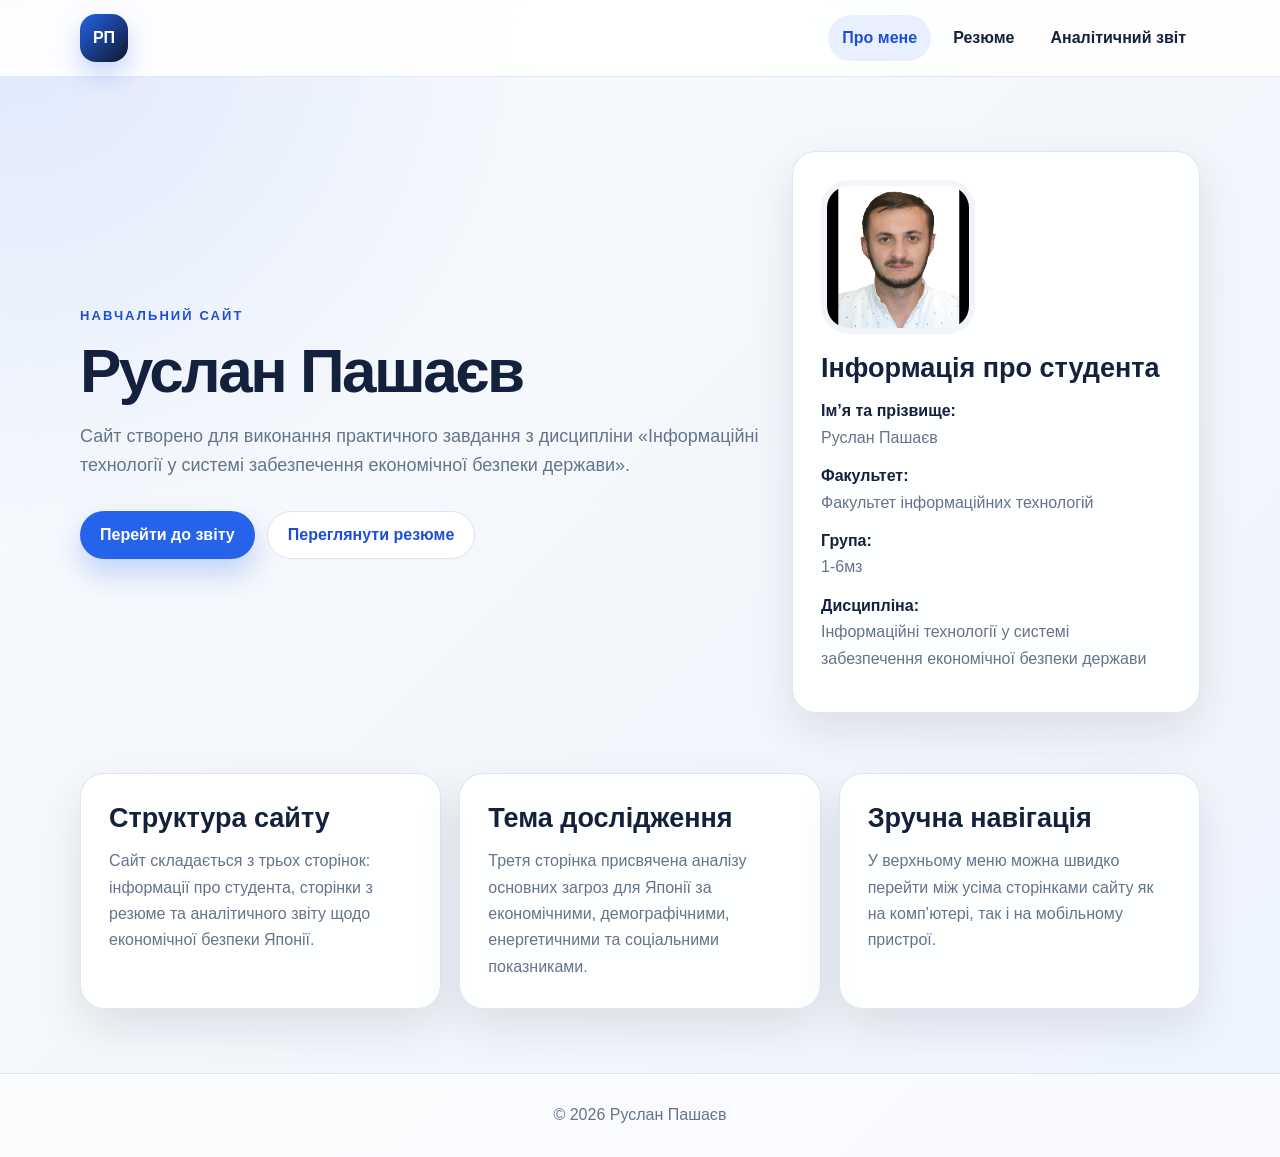
<file: index.html>
<!DOCTYPE html>
<html lang="uk">
<head>
  <meta charset="UTF-8">
  <meta name="viewport" content="width=device-width, initial-scale=1.0">
  <title>Руслан Пашаєв | Головна</title>
  <link rel="stylesheet" href="style.css">
</head>
<body>
  <header class="site-header">
    <div class="container header-inner">
      <a class="logo" href="index.html">РП</a>
      <nav class="nav" aria-label="Головна навігація">
        <a class="active" href="index.html">Про мене</a>
        <a href="resume.html">Резюме</a>
        <a href="report.html">Аналітичний звіт</a>
      </nav>
    </div>
  </header>

  <main>
    <section class="hero">
      <div class="container hero-grid">
        <div class="hero-text">
          <p class="eyebrow">Навчальний сайт</p>
          <h1>Руслан Пашаєв</h1>
          <p class="lead">Сайт створено для виконання практичного завдання з дисципліни «Інформаційні технології у системі забезпечення економічної безпеки держави».</p>
          <div class="hero-actions">
            <a class="primary-link" href="report.html">Перейти до звіту</a>
            <a class="secondary-link" href="resume.html">Переглянути резюме</a>
          </div>
        </div>
        <div class="profile-card">
          <img src="assets/profile.png" alt="Фото Руслана Пашаєва" class="profile-photo">
          <h2>Інформація про студента</h2>
          <div class="info-list">
            <p><span>Ім’я та прізвище:</span> Руслан Пашаєв</p>
            <p><span>Факультет:</span> Факультет інформаційних технологій</p>
            <p><span>Група:</span> 1-6мз</p>
            <p><span>Дисципліна:</span> Інформаційні технології у системі забезпечення економічної безпеки держави</p>
          </div>
        </div>
      </div>
    </section>

    <section class="container section-grid">
      <article class="card">
        <h2>Структура сайту</h2>
        <p>Сайт складається з трьох сторінок: інформації про студента, сторінки з резюме та аналітичного звіту щодо економічної безпеки Японії.</p>
      </article>
      <article class="card">
        <h2>Тема дослідження</h2>
        <p>Третя сторінка присвячена аналізу основних загроз для Японії за економічними, демографічними, енергетичними та соціальними показниками.</p>
      </article>
      <article class="card">
        <h2>Зручна навігація</h2>
        <p>У верхньому меню можна швидко перейти між усіма сторінками сайту як на комп’ютері, так і на мобільному пристрої.</p>
      </article>
    </section>
  </main>

  <footer class="footer">
    <div class="container">© 2026 Руслан Пашаєв</div>
  </footer>
</body>
</html>
</file>
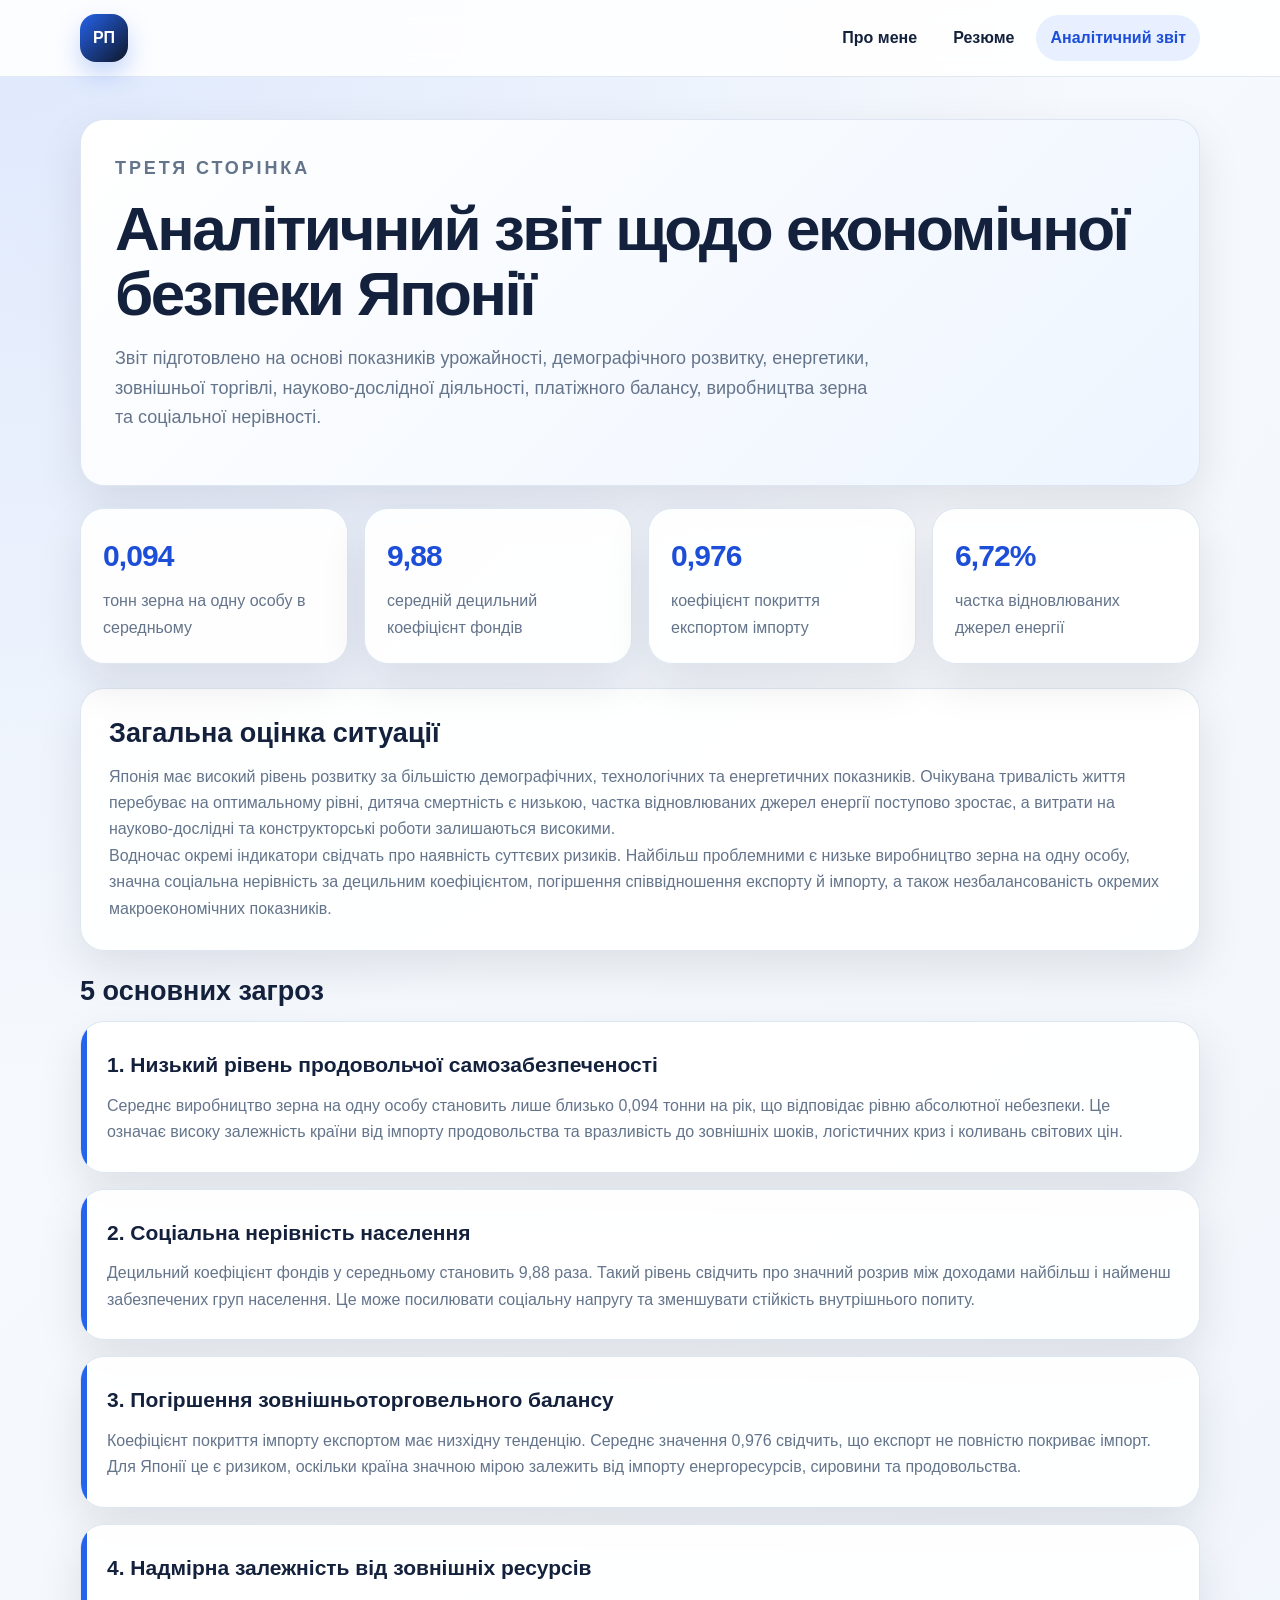
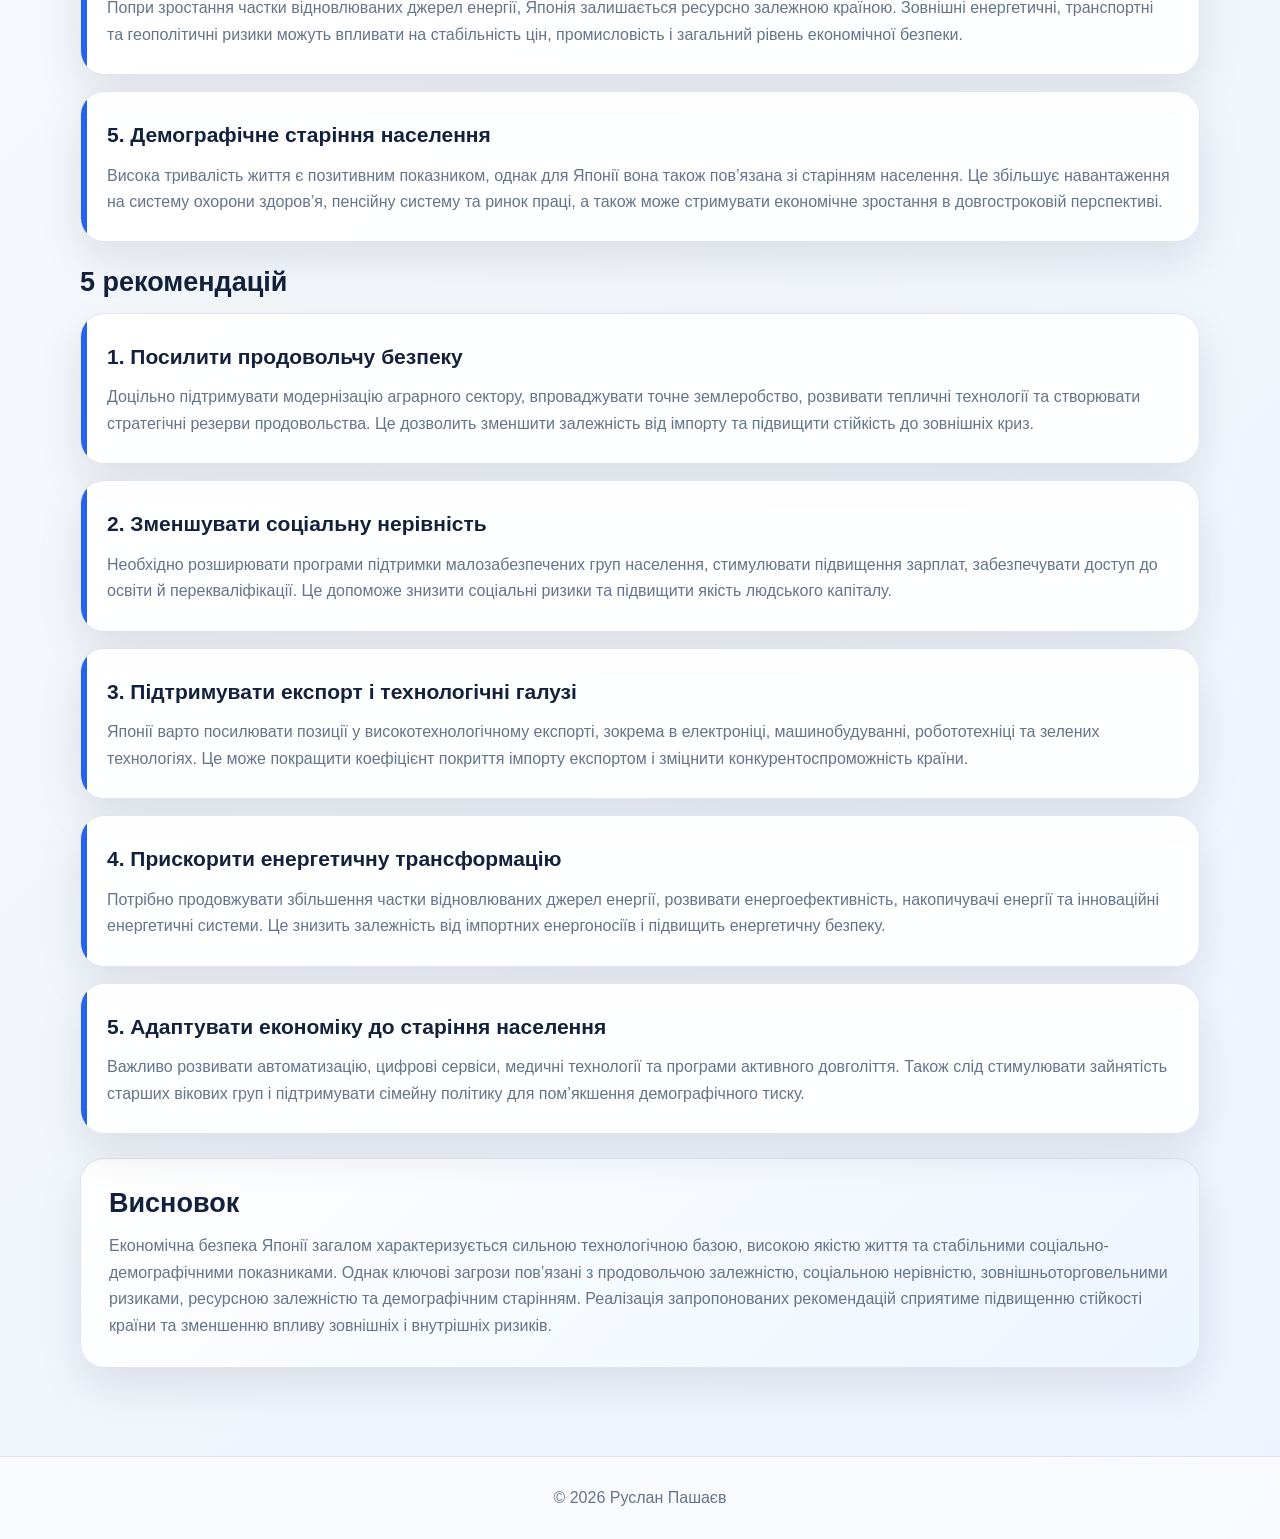
<file: report.html>
<!DOCTYPE html>
<html lang="uk">
<head>
  <meta charset="UTF-8">
  <meta name="viewport" content="width=device-width, initial-scale=1.0">
  <title>Руслан Пашаєв | Аналітичний звіт</title>
  <link rel="stylesheet" href="style.css">
</head>
<body>
  <header class="site-header">
    <div class="container header-inner">
      <a class="logo" href="index.html">РП</a>
      <nav class="nav" aria-label="Головна навігація">
        <a href="index.html">Про мене</a>
        <a href="resume.html">Резюме</a>
        <a class="active" href="report.html">Аналітичний звіт</a>
      </nav>
    </div>
  </header>

  <main class="container page">
    <section class="report-hero">
      <p class="eyebrow">Третя сторінка</p>
      <h1>Аналітичний звіт щодо економічної безпеки Японії</h1>
      <p>Звіт підготовлено на основі показників урожайності, демографічного розвитку, енергетики, зовнішньої торгівлі, науково-дослідної діяльності, платіжного балансу, виробництва зерна та соціальної нерівності.</p>
    </section>

    <section class="summary-grid">
      <article class="stat-card"><span>0,094</span><p>тонн зерна на одну особу в середньому</p></article>
      <article class="stat-card"><span>9,88</span><p>середній децильний коефіцієнт фондів</p></article>
      <article class="stat-card"><span>0,976</span><p>коефіцієнт покриття експортом імпорту</p></article>
      <article class="stat-card"><span>6,72%</span><p>частка відновлюваних джерел енергії</p></article>
    </section>

    <section class="card report-section">
      <h2>Загальна оцінка ситуації</h2>
      <p>Японія має високий рівень розвитку за більшістю демографічних, технологічних та енергетичних показників. Очікувана тривалість життя перебуває на оптимальному рівні, дитяча смертність є низькою, частка відновлюваних джерел енергії поступово зростає, а витрати на науково-дослідні та конструкторські роботи залишаються високими.</p>
      <p>Водночас окремі індикатори свідчать про наявність суттєвих ризиків. Найбільш проблемними є низьке виробництво зерна на одну особу, значна соціальна нерівність за децильним коефіцієнтом, погіршення співвідношення експорту й імпорту, а також незбалансованість окремих макроекономічних показників.</p>
    </section>

    <section class="report-section">
      <h2>5 основних загроз</h2>
      <div class="threat-list">
        <article class="threat-card">
          <h3>1. Низький рівень продовольчої самозабезпеченості</h3>
          <p>Середнє виробництво зерна на одну особу становить лише близько 0,094 тонни на рік, що відповідає рівню абсолютної небезпеки. Це означає високу залежність країни від імпорту продовольства та вразливість до зовнішніх шоків, логістичних криз і коливань світових цін.</p>
        </article>
        <article class="threat-card">
          <h3>2. Соціальна нерівність населення</h3>
          <p>Децильний коефіцієнт фондів у середньому становить 9,88 раза. Такий рівень свідчить про значний розрив між доходами найбільш і найменш забезпечених груп населення. Це може посилювати соціальну напругу та зменшувати стійкість внутрішнього попиту.</p>
        </article>
        <article class="threat-card">
          <h3>3. Погіршення зовнішньоторговельного балансу</h3>
          <p>Коефіцієнт покриття імпорту експортом має низхідну тенденцію. Середнє значення 0,976 свідчить, що експорт не повністю покриває імпорт. Для Японії це є ризиком, оскільки країна значною мірою залежить від імпорту енергоресурсів, сировини та продовольства.</p>
        </article>
        <article class="threat-card">
          <h3>4. Надмірна залежність від зовнішніх ресурсів</h3>
          <p>Попри зростання частки відновлюваних джерел енергії, Японія залишається ресурсно залежною країною. Зовнішні енергетичні, транспортні та геополітичні ризики можуть впливати на стабільність цін, промисловість і загальний рівень економічної безпеки.</p>
        </article>
        <article class="threat-card">
          <h3>5. Демографічне старіння населення</h3>
          <p>Висока тривалість життя є позитивним показником, однак для Японії вона також пов’язана зі старінням населення. Це збільшує навантаження на систему охорони здоров’я, пенсійну систему та ринок праці, а також може стримувати економічне зростання в довгостроковій перспективі.</p>
        </article>
      </div>
    </section>

    <section class="report-section">
      <h2>5 рекомендацій</h2>
      <div class="recommendation-list">
        <article class="recommendation-card">
          <h3>1. Посилити продовольчу безпеку</h3>
          <p>Доцільно підтримувати модернізацію аграрного сектору, впроваджувати точне землеробство, розвивати тепличні технології та створювати стратегічні резерви продовольства. Це дозволить зменшити залежність від імпорту та підвищити стійкість до зовнішніх криз.</p>
        </article>
        <article class="recommendation-card">
          <h3>2. Зменшувати соціальну нерівність</h3>
          <p>Необхідно розширювати програми підтримки малозабезпечених груп населення, стимулювати підвищення зарплат, забезпечувати доступ до освіти й перекваліфікації. Це допоможе знизити соціальні ризики та підвищити якість людського капіталу.</p>
        </article>
        <article class="recommendation-card">
          <h3>3. Підтримувати експорт і технологічні галузі</h3>
          <p>Японії варто посилювати позиції у високотехнологічному експорті, зокрема в електроніці, машинобудуванні, робототехніці та зелених технологіях. Це може покращити коефіцієнт покриття імпорту експортом і зміцнити конкурентоспроможність країни.</p>
        </article>
        <article class="recommendation-card">
          <h3>4. Прискорити енергетичну трансформацію</h3>
          <p>Потрібно продовжувати збільшення частки відновлюваних джерел енергії, розвивати енергоефективність, накопичувачі енергії та інноваційні енергетичні системи. Це знизить залежність від імпортних енергоносіїв і підвищить енергетичну безпеку.</p>
        </article>
        <article class="recommendation-card">
          <h3>5. Адаптувати економіку до старіння населення</h3>
          <p>Важливо розвивати автоматизацію, цифрові сервіси, медичні технології та програми активного довголіття. Також слід стимулювати зайнятість старших вікових груп і підтримувати сімейну політику для пом’якшення демографічного тиску.</p>
        </article>
      </div>
    </section>

    <section class="card report-section conclusion">
      <h2>Висновок</h2>
      <p>Економічна безпека Японії загалом характеризується сильною технологічною базою, високою якістю життя та стабільними соціально-демографічними показниками. Однак ключові загрози пов’язані з продовольчою залежністю, соціальною нерівністю, зовнішньоторговельними ризиками, ресурсною залежністю та демографічним старінням. Реалізація запропонованих рекомендацій сприятиме підвищенню стійкості країни та зменшенню впливу зовнішніх і внутрішніх ризиків.</p>
    </section>
  </main>

  <footer class="footer">
    <div class="container">© 2026 Руслан Пашаєв</div>
  </footer>
</body>
</html>
</file>
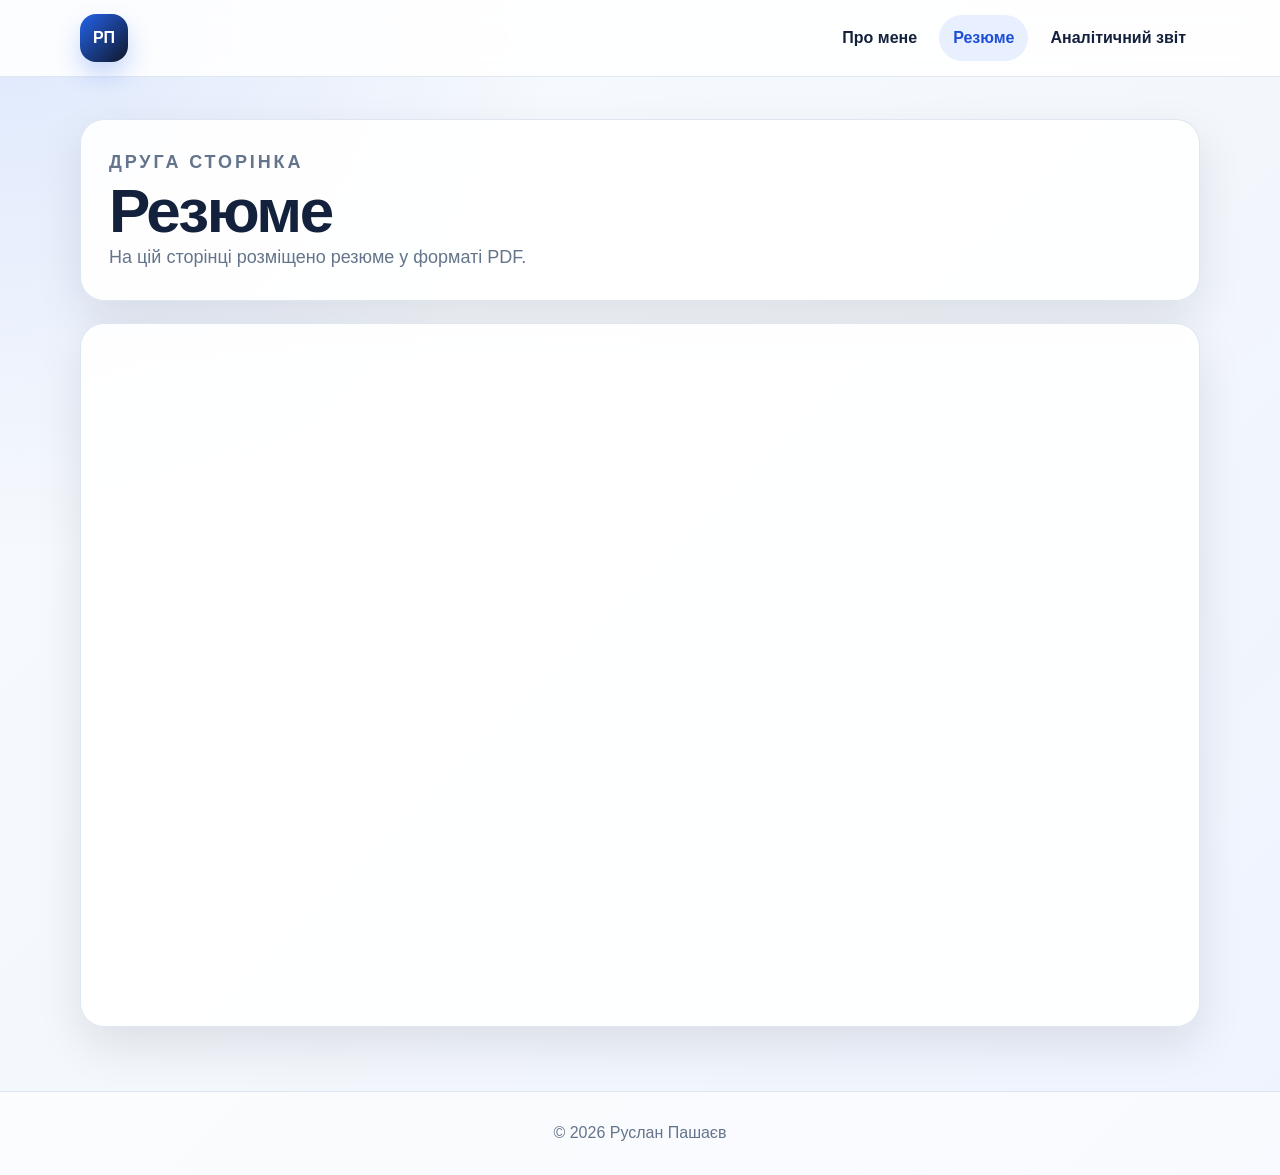
<file: resume.html>
<!DOCTYPE html>
<html lang="uk">
<head>
  <meta charset="UTF-8">
  <meta name="viewport" content="width=device-width, initial-scale=1.0">
  <title>Руслан Пашаєв | Резюме</title>
  <link rel="stylesheet" href="style.css">
</head>
<body>
  <header class="site-header">
    <div class="container header-inner">
      <a class="logo" href="index.html">РП</a>
      <nav class="nav" aria-label="Головна навігація">
        <a href="index.html">Про мене</a>
        <a class="active" href="resume.html">Резюме</a>
        <a href="report.html">Аналітичний звіт</a>
      </nav>
    </div>
  </header>

  <main class="container page">
    <section class="page-title card">
      <p class="eyebrow">Друга сторінка</p>
      <h1>Резюме</h1>
      <p>На цій сторінці розміщено резюме у форматі PDF.</p>
    </section>

    <section class="pdf-card">
      <iframe src="assets/resume.pdf" title="Резюме Руслана Пашаєва"></iframe>
    </section>
  </main>

  <footer class="footer">
    <div class="container">© 2026 Руслан Пашаєв</div>
  </footer>
</body>
</html>
</file>
<file: style.css>
:root {
  --bg: #f4f7fb;
  --card: #ffffff;
  --text: #14213d;
  --muted: #64748b;
  --accent: #2563eb;
  --accent-dark: #1d4ed8;
  --soft: #e8f0ff;
  --line: #dbe4f0;
  --shadow: 0 18px 45px rgba(15, 23, 42, 0.10);
  --radius: 24px;
}

* {
  box-sizing: border-box;
}

html {
  scroll-behavior: smooth;
}

body {
  margin: 0;
  font-family: "Segoe UI", Arial, sans-serif;
  color: var(--text);
  background:
    radial-gradient(circle at top left, rgba(37, 99, 235, 0.12), transparent 32%),
    linear-gradient(135deg, #f8fbff 0%, var(--bg) 45%, #eef4ff 100%);
  line-height: 1.65;
}

.container {
  width: min(1120px, calc(100% - 32px));
  margin: 0 auto;
}

.site-header {
  position: sticky;
  top: 0;
  z-index: 20;
  background: rgba(255, 255, 255, 0.88);
  backdrop-filter: blur(14px);
  border-bottom: 1px solid rgba(219, 228, 240, 0.85);
}

.header-inner {
  min-height: 76px;
  display: flex;
  align-items: center;
  justify-content: space-between;
  gap: 18px;
}

.logo {
  width: 48px;
  height: 48px;
  display: grid;
  place-items: center;
  border-radius: 16px;
  color: #fff;
  background: linear-gradient(135deg, var(--accent), #0f172a);
  font-weight: 800;
  text-decoration: none;
  box-shadow: 0 12px 25px rgba(37, 99, 235, 0.25);
}

.nav {
  display: flex;
  align-items: center;
  justify-content: flex-end;
  flex-wrap: wrap;
  gap: 8px;
}

.nav a {
  color: var(--text);
  text-decoration: none;
  font-weight: 700;
  padding: 10px 14px;
  border-radius: 999px;
  transition: 0.2s ease;
}

.nav a:hover,
.nav a.active {
  color: var(--accent-dark);
  background: var(--soft);
}

.hero {
  padding: 74px 0 36px;
}

.hero-grid {
  display: grid;
  grid-template-columns: 1.25fr 0.75fr;
  align-items: center;
  gap: 32px;
}

.hero-text h1,
.page-title h1,
.report-hero h1 {
  margin: 0;
  font-size: clamp(34px, 5vw, 62px);
  line-height: 1.05;
  letter-spacing: -0.04em;
}

.eyebrow {
  margin: 0 0 12px;
  color: var(--accent-dark);
  text-transform: uppercase;
  font-size: 13px;
  letter-spacing: 0.16em;
  font-weight: 800;
}

.lead,
.report-hero p,
.page-title p {
  color: var(--muted);
  font-size: 18px;
  max-width: 760px;
}

.hero-actions {
  margin-top: 30px;
  display: flex;
  flex-wrap: wrap;
  gap: 12px;
}

.primary-link,
.secondary-link {
  display: inline-flex;
  align-items: center;
  justify-content: center;
  min-height: 48px;
  padding: 0 20px;
  border-radius: 999px;
  text-decoration: none;
  font-weight: 800;
}

.primary-link {
  color: #fff;
  background: var(--accent);
  box-shadow: 0 14px 28px rgba(37, 99, 235, 0.25);
}

.secondary-link {
  color: var(--accent-dark);
  background: #fff;
  border: 1px solid var(--line);
}

.profile-card,
.card,
.pdf-card,
.report-hero,
.threat-card,
.recommendation-card,
.stat-card {
  background: rgba(255, 255, 255, 0.92);
  border: 1px solid rgba(219, 228, 240, 0.92);
  border-radius: var(--radius);
  box-shadow: var(--shadow);
}

.profile-card {
  padding: 28px;
}

.profile-photo {
  width: 154px;
  height: 154px;
  object-fit: cover;
  border-radius: 28px;
  display: block;
  margin-bottom: 18px;
  border: 6px solid #f1f5f9;
}

.profile-card h2,
.card h2,
.report-section h2 {
  margin: 0 0 14px;
  font-size: 27px;
  line-height: 1.2;
}

.info-list p {
  margin: 12px 0;
  color: var(--muted);
}

.info-list span {
  display: block;
  color: var(--text);
  font-weight: 800;
}

.section-grid {
  display: grid;
  grid-template-columns: repeat(3, 1fr);
  gap: 18px;
  padding: 24px 0 64px;
}

.card {
  padding: 28px;
}

.card p {
  margin: 0;
  color: var(--muted);
}

.page {
  padding: 42px 0 64px;
}

.page-title {
  margin-bottom: 22px;
}

.pdf-card {
  overflow: hidden;
  padding: 0;
  min-height: 78vh;
}

.pdf-card iframe {
  display: block;
  width: 100%;
  height: 78vh;
  border: 0;
}

.report-hero {
  padding: 34px;
  margin-bottom: 22px;
  background: linear-gradient(135deg, #ffffff 0%, #eef5ff 100%);
}

.summary-grid {
  display: grid;
  grid-template-columns: repeat(4, 1fr);
  gap: 16px;
  margin-bottom: 24px;
}

.stat-card {
  padding: 22px;
}

.stat-card span {
  display: block;
  color: var(--accent-dark);
  font-size: 30px;
  font-weight: 900;
  letter-spacing: -0.03em;
}

.stat-card p {
  margin: 8px 0 0;
  color: var(--muted);
}

.report-section {
  margin-bottom: 24px;
}

.threat-list,
.recommendation-list {
  display: grid;
  grid-template-columns: 1fr;
  gap: 16px;
}

.threat-card,
.recommendation-card {
  padding: 26px;
  position: relative;
  overflow: hidden;
}

.threat-card::before,
.recommendation-card::before {
  content: "";
  position: absolute;
  left: 0;
  top: 0;
  width: 6px;
  height: 100%;
  background: var(--accent);
}

.threat-card h3,
.recommendation-card h3 {
  margin: 0 0 10px;
  font-size: 21px;
}

.threat-card p,
.recommendation-card p,
.conclusion p {
  margin: 0;
  color: var(--muted);
}

.conclusion {
  background: linear-gradient(135deg, #ffffff, #edf5ff);
}

.footer {
  padding: 28px 0;
  color: var(--muted);
  text-align: center;
  border-top: 1px solid var(--line);
  background: rgba(255, 255, 255, 0.62);
}

@media (max-width: 860px) {
  .header-inner {
    align-items: flex-start;
    flex-direction: column;
    padding: 14px 0;
  }

  .nav {
    width: 100%;
    justify-content: flex-start;
  }

  .hero {
    padding-top: 38px;
  }

  .hero-grid,
  .section-grid,
  .summary-grid {
    grid-template-columns: 1fr;
  }

  .profile-photo {
    width: 128px;
    height: 128px;
  }
}

@media (max-width: 520px) {
  .container {
    width: min(100% - 20px, 1120px);
  }

  .nav a {
    padding: 8px 10px;
    font-size: 14px;
  }

  .hero-text h1,
  .page-title h1,
  .report-hero h1 {
    font-size: 34px;
  }

  .card,
  .profile-card,
  .report-hero,
  .threat-card,
  .recommendation-card {
    padding: 20px;
    border-radius: 18px;
  }

  .pdf-card iframe,
  .pdf-card {
    height: 72vh;
    min-height: 72vh;
  }
}
</file>
